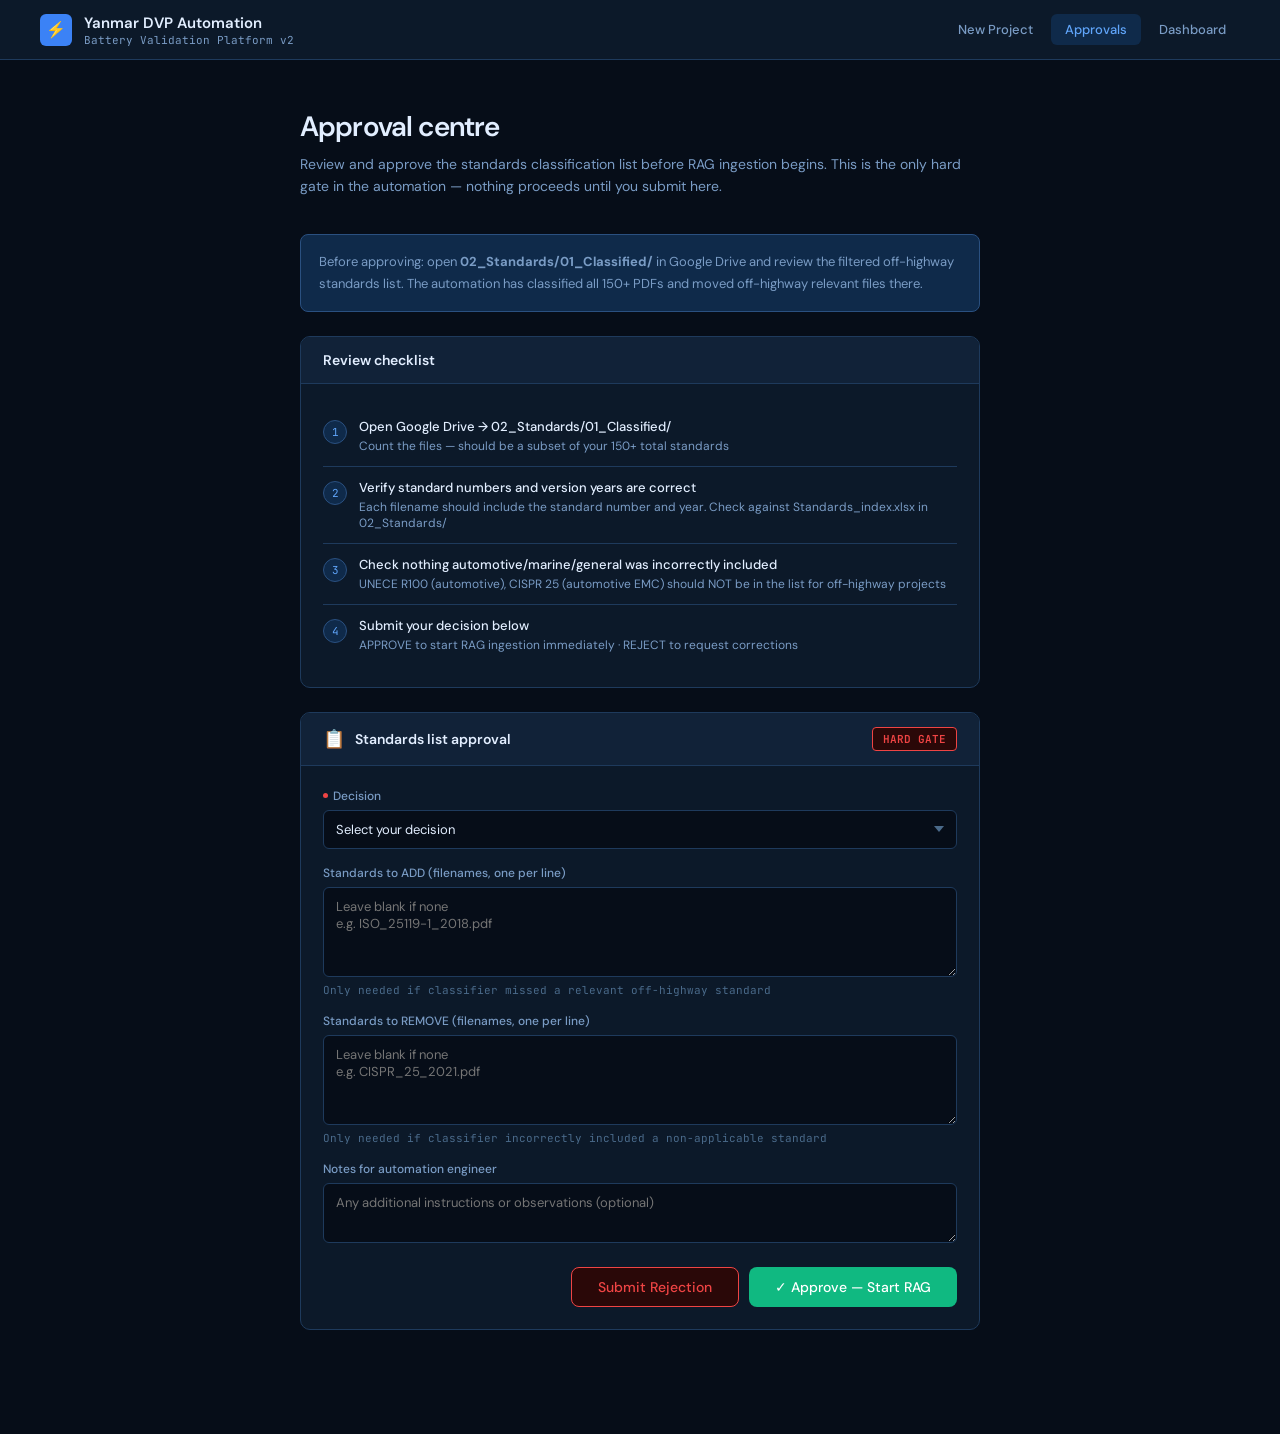
<file: approval.html>
<!DOCTYPE html>
<html lang="en">
<head>
<meta charset="UTF-8">
<meta name="viewport" content="width=device-width, initial-scale=1.0">
<title>Yanmar DVP — Approval Centre</title>
<style>
@import url('https://fonts.googleapis.com/css2?family=JetBrains+Mono:wght@400;600&family=DM+Sans:wght@300;400;500;600&display=swap');
:root{--bg:#060d18;--bg2:#0c1929;--bg3:#112238;--bg4:#1a3350;--border:#1e3a5c;--border2:#2a5080;--text:#e2eeff;--text2:#7a9cc5;--text3:#4a6a8a;--blue:#3b82f6;--blue2:#60a5fa;--blue-bg:#0f2a4a;--teal:#10b981;--teal-bg:#052a1a;--amber:#f59e0b;--amber-bg:#2a1a00;--red:#ef4444;--red-bg:#2a0808;--mono:'JetBrains Mono',monospace;--sans:'DM Sans',sans-serif;}
*{box-sizing:border-box;margin:0;padding:0;}
body{font-family:var(--sans);background:var(--bg);color:var(--text);}
nav{background:var(--bg2);border-bottom:1px solid var(--border);padding:0 40px;display:flex;align-items:center;justify-content:space-between;height:60px;position:sticky;top:0;z-index:100;}
.nav-brand{display:flex;align-items:center;gap:12px;}
.nav-logo{width:32px;height:32px;background:var(--blue);border-radius:6px;display:flex;align-items:center;justify-content:center;color:white;font-size:16px;font-weight:700;}
.nav-title{font-size:15px;font-weight:600;}
.nav-subtitle{font-size:11px;color:var(--text2);font-family:var(--mono);}
.nav-links{display:flex;gap:4px;}
.nav-link{padding:7px 14px;border-radius:6px;font-size:13px;font-weight:500;color:var(--text2);text-decoration:none;transition:all .15s;}
.nav-link:hover{background:var(--bg3);color:var(--text);}
.nav-link.active{background:var(--blue-bg);color:var(--blue2);}
.wrap{max-width:760px;margin:0 auto;padding:48px 40px 80px;}
h1{font-size:28px;font-weight:600;letter-spacing:-0.03em;margin-bottom:8px;}
.sub{font-size:14px;color:var(--text2);margin-bottom:36px;line-height:1.6;}
.card{background:var(--bg2);border:1px solid var(--border);border-radius:10px;margin-bottom:24px;overflow:hidden;}
.card-head{padding:14px 22px;border-bottom:1px solid var(--border);background:var(--bg3);display:flex;align-items:center;gap:10px;}
.card-head h3{font-size:14px;font-weight:600;}
.gate-badge{display:inline-flex;align-items:center;gap:6px;padding:4px 10px;border-radius:4px;font-size:11px;font-family:var(--mono);font-weight:600;margin-left:auto;}
.gate-hard{background:var(--red-bg);color:var(--red);border:1px solid var(--red);}
.card-body{padding:22px;}
.fg{display:flex;flex-direction:column;gap:6px;margin-bottom:16px;}
.flabel{font-size:12px;font-weight:500;color:var(--text2);display:flex;align-items:center;gap:5px;}
.rdot{width:5px;height:5px;border-radius:50%;background:var(--red);flex-shrink:0;}
select,textarea{width:100%;background:var(--bg);border:1px solid var(--border);border-radius:6px;padding:10px 12px;font-family:var(--sans);font-size:13px;color:var(--text);outline:none;transition:border-color .2s;}
select:focus,textarea:focus{border-color:var(--blue);}
select{appearance:none;background-image:url("data:image/svg+xml,%3Csvg xmlns='http://www.w3.org/2000/svg' width='10' height='6'%3E%3Cpath d='M0 0l5 6 5-6z' fill='%234a6a8a'/%3E%3C/svg%3E");background-repeat:no-repeat;background-position:right 12px center;}
select option{background:var(--bg2);}
textarea{resize:vertical;min-height:90px;}
.hint{font-size:11px;color:var(--text3);font-family:var(--mono);}
.btn-row{display:flex;justify-content:flex-end;gap:10px;margin-top:24px;}
.btn{padding:10px 26px;border-radius:8px;font-size:14px;font-weight:500;font-family:var(--sans);cursor:pointer;transition:all .2s;border:none;}
.btn-approve{background:var(--teal);color:white;}
.btn-approve:hover{background:#059669;}
.btn-reject{background:var(--red-bg);color:var(--red);border:1px solid var(--red);}
.btn-reject:hover{background:#3d0f0f;}
.info-box{background:var(--blue-bg);border:1px solid var(--border2);border-radius:8px;padding:16px 18px;font-size:13px;color:var(--text2);line-height:1.7;margin-bottom:24px;}
.step-item{display:flex;align-items:flex-start;gap:12px;padding:12px 0;border-bottom:1px solid var(--border);}
.step-item:last-child{border-bottom:none;}
.step-n{width:24px;height:24px;border-radius:50%;background:var(--blue-bg);border:1px solid var(--border2);display:flex;align-items:center;justify-content:center;font-size:11px;font-family:var(--mono);color:var(--blue2);flex-shrink:0;margin-top:2px;}
.step-content .step-title{font-size:13px;font-weight:500;margin-bottom:3px;}
.step-content .step-desc{font-size:12px;color:var(--text2);}
.toast{position:fixed;bottom:24px;right:24px;background:var(--teal-bg);border:1px solid var(--teal);border-radius:8px;padding:14px 20px;font-size:13px;color:var(--teal);display:none;z-index:300;}
</style>
</head>
<body>
<nav>
  <div class="nav-brand">
    <div class="nav-logo">⚡</div>
    <div><div class="nav-title">Yanmar DVP Automation</div><div class="nav-subtitle">Battery Validation Platform v2</div></div>
  </div>
  <div class="nav-links">
    <a href="./index.html" class="nav-link">New Project</a>
    <a href="./approval.html" class="nav-link active">Approvals</a>
    <a href="./dashboard.html" class="nav-link">Dashboard</a>
  </div>
</nav>

<div class="wrap">
  <h1>Approval centre</h1>
  <p class="sub">Review and approve the standards classification list before RAG ingestion begins. This is the only hard gate in the automation — nothing proceeds until you submit here.</p>

  <div class="info-box">
    Before approving: open <strong>02_Standards/01_Classified/</strong> in Google Drive and review the filtered off-highway standards list. The automation has classified all 150+ PDFs and moved off-highway relevant files there.
  </div>

  <!-- STEPS -->
  <div class="card" style="margin-bottom:24px">
    <div class="card-head"><h3>Review checklist</h3></div>
    <div class="card-body">
      <div class="step-item"><div class="step-n">1</div><div class="step-content"><div class="step-title">Open Google Drive → 02_Standards/01_Classified/</div><div class="step-desc">Count the files — should be a subset of your 150+ total standards</div></div></div>
      <div class="step-item"><div class="step-n">2</div><div class="step-content"><div class="step-title">Verify standard numbers and version years are correct</div><div class="step-desc">Each filename should include the standard number and year. Check against Standards_index.xlsx in 02_Standards/</div></div></div>
      <div class="step-item"><div class="step-n">3</div><div class="step-content"><div class="step-title">Check nothing automotive/marine/general was incorrectly included</div><div class="step-desc">UNECE R100 (automotive), CISPR 25 (automotive EMC) should NOT be in the list for off-highway projects</div></div></div>
      <div class="step-item"><div class="step-n">4</div><div class="step-content"><div class="step-title">Submit your decision below</div><div class="step-desc">APPROVE to start RAG ingestion immediately · REJECT to request corrections</div></div></div>
    </div>
  </div>

  <!-- APPROVAL FORM -->
  <div class="card">
    <div class="card-head">
      <span style="font-size:18px">📋</span>
      <h3>Standards list approval</h3>
      <div class="gate-badge gate-hard">HARD GATE</div>
    </div>
    <div class="card-body">
      <div class="fg">
        <div class="flabel"><span class="rdot"></span>Decision</div>
        <select id="decision">
          <option value="">Select your decision</option>
          <option value="APPROVE">APPROVE — proceed to RAG ingestion</option>
          <option value="REJECT">REJECT — corrections needed</option>
        </select>
      </div>
      <div class="fg">
        <div class="flabel">Standards to ADD (filenames, one per line)</div>
        <textarea id="toAdd" placeholder="Leave blank if none&#10;e.g. ISO_25119-1_2018.pdf"></textarea>
        <div class="hint">Only needed if classifier missed a relevant off-highway standard</div>
      </div>
      <div class="fg">
        <div class="flabel">Standards to REMOVE (filenames, one per line)</div>
        <textarea id="toRemove" placeholder="Leave blank if none&#10;e.g. CISPR_25_2021.pdf"></textarea>
        <div class="hint">Only needed if classifier incorrectly included a non-applicable standard</div>
      </div>
      <div class="fg">
        <div class="flabel">Notes for automation engineer</div>
        <textarea id="approvalNotes" placeholder="Any additional instructions or observations (optional)" style="min-height:60px"></textarea>
      </div>
      <div class="btn-row">
        <button class="btn btn-reject" onclick="submitApproval('REJECT')">Submit Rejection</button>
        <button class="btn btn-approve" onclick="submitApproval('APPROVE')">✓ Approve — Start RAG</button>
      </div>
    </div>
  </div>
</div>

<div class="toast" id="toast"></div>

<script src="config.js"></script>
<script>
async function submitApproval(force) {
  var dec = force || document.getElementById('decision').value;
  if (!dec) { alert('Please select a decision.'); return; }
  var payload = {
    approval_type: 'standards_list',
    decision: dec,
    standards_to_add: document.getElementById('toAdd').value.trim(),
    standards_to_remove: document.getElementById('toRemove').value.trim(),
    notes: document.getElementById('approvalNotes').value.trim(),
    submitted_at: new Date().toISOString(),
    submitted_by: 'Validation Head'
  };
  try {
    await fetch(window.DVP_CONFIG.approvalWebhookUrl, {
      method: 'POST',
      headers: { 'Content-Type': 'application/json' },
      body: JSON.stringify(payload)
    });
    var t = document.getElementById('toast');
    t.textContent = dec === 'APPROVE' ? '✓ Approved — RAG ingestion starting now' : 'Rejection submitted — corrections noted';
    t.style.display = 'block';
    setTimeout(() => t.style.display = 'none', 4000);
  } catch(e) {
    alert('Could not reach n8n: ' + e.message + '. Check approvalWebhookUrl in config.js');
  }
}
</script>
</body>
</html>
</file>
